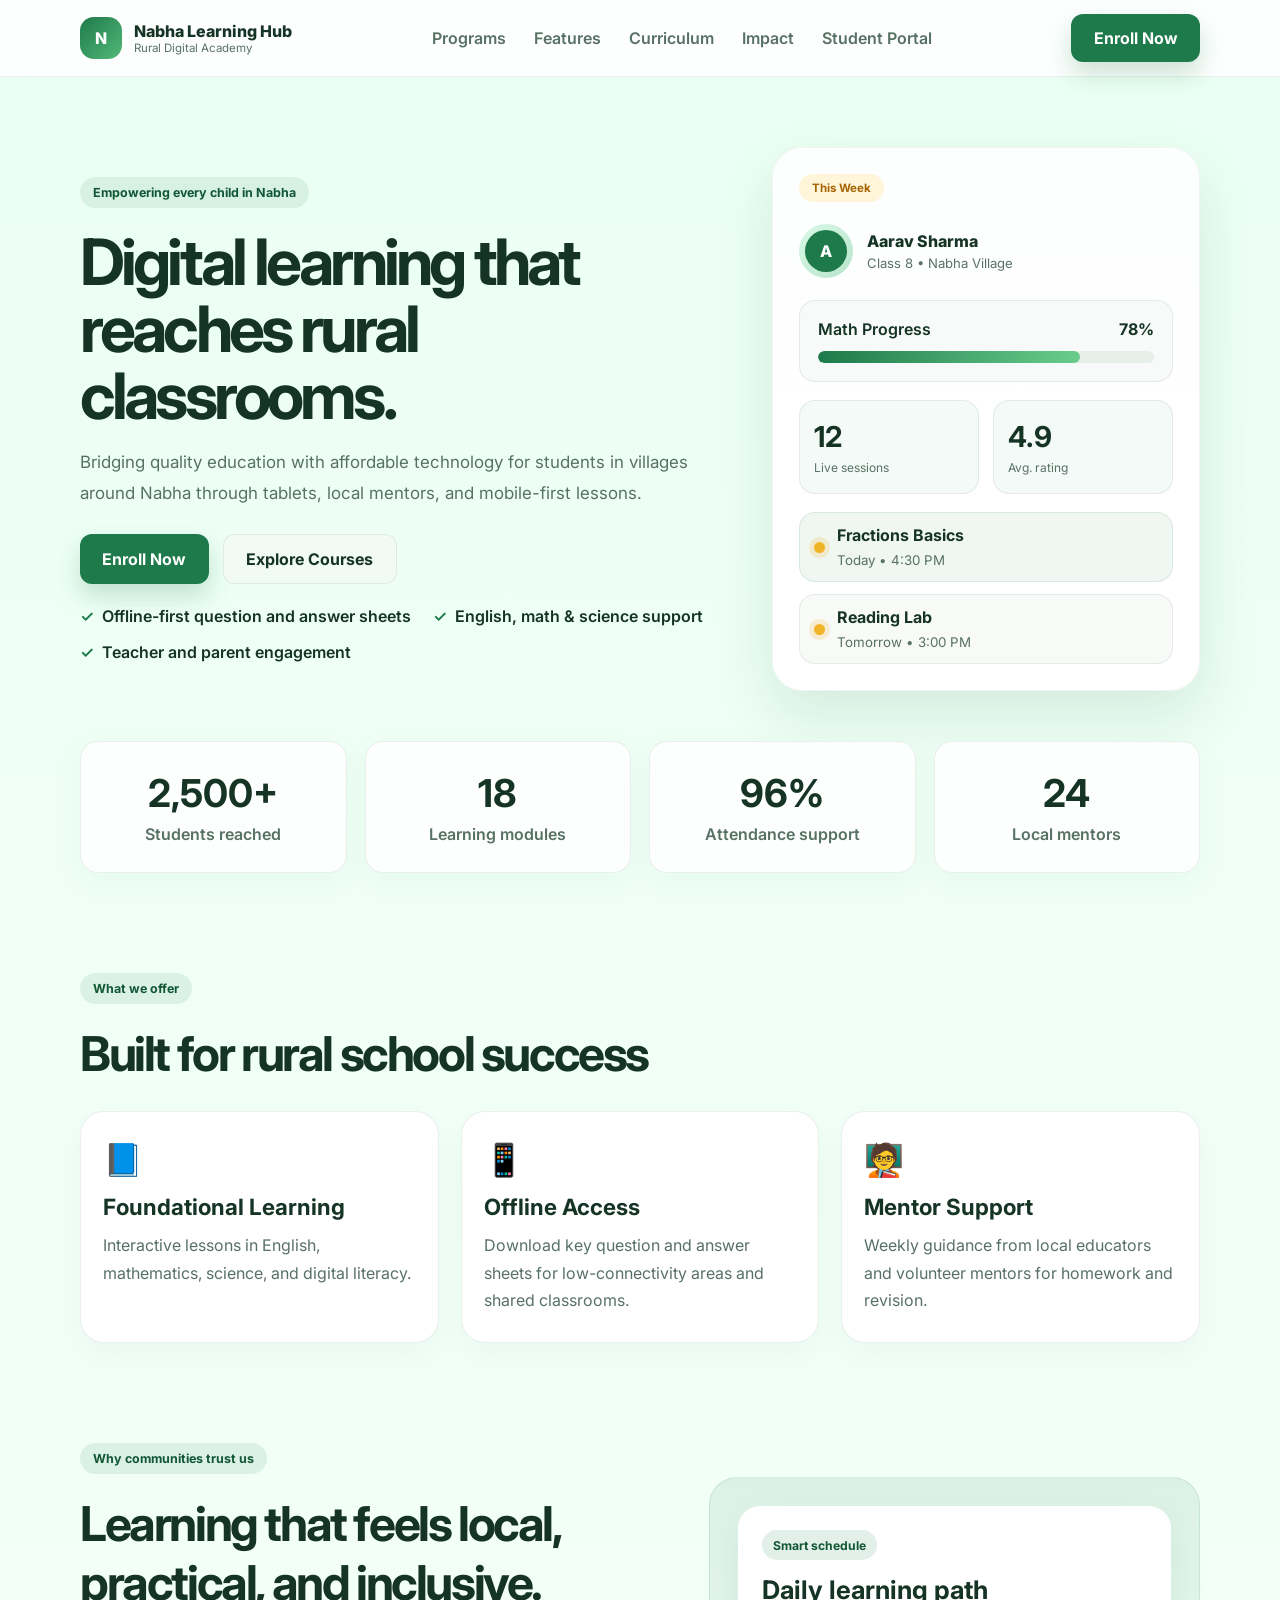
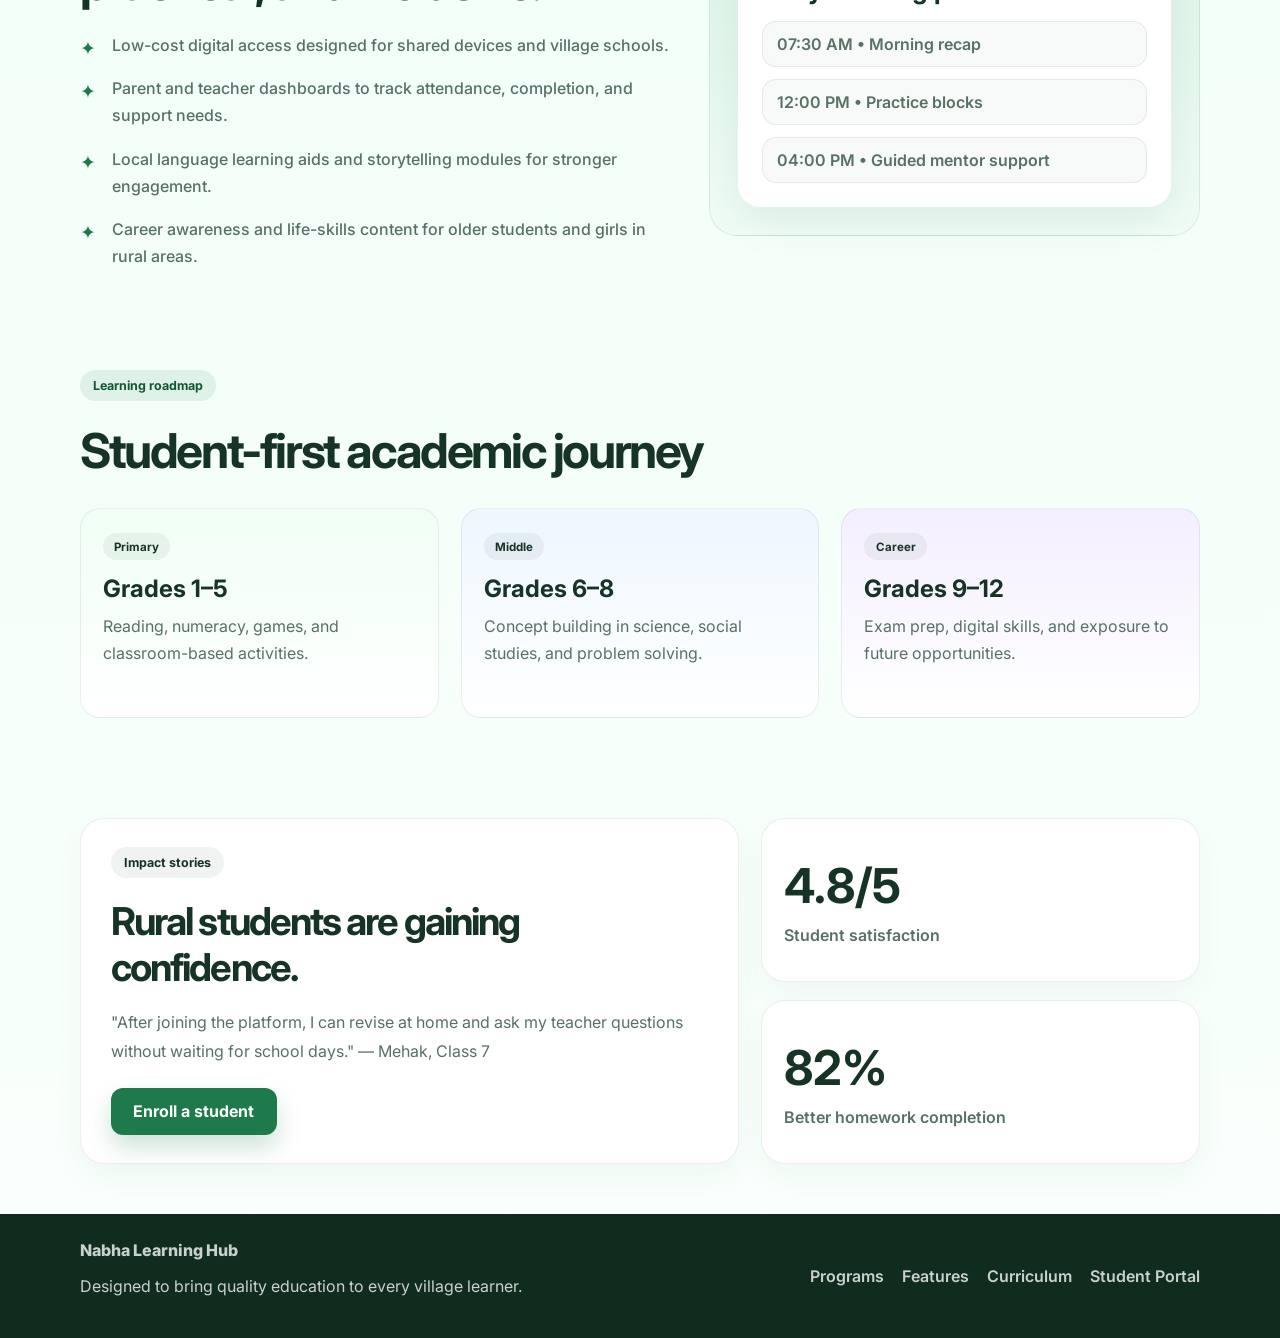
<file: index.html>
<!DOCTYPE html>
<html lang="en">
  <head>
    <meta charset="UTF-8" />
    <meta name="viewport" content="width=device-width, initial-scale=1.0" />
    <title>Nabha Learning Hub</title>
    <meta http-equiv="refresh" content="0; url=university_portal/index.html" />
    <link rel="canonical" href="university_portal/index.html" />
  </head>
  <body>
    <p>Taking you to the <a href="university_portal/index.html">Nabha Learning Hub</a>…</p>
    <script>
      window.location.replace('university_portal/index.html');
    </script>
  </body>
</html>
</file>
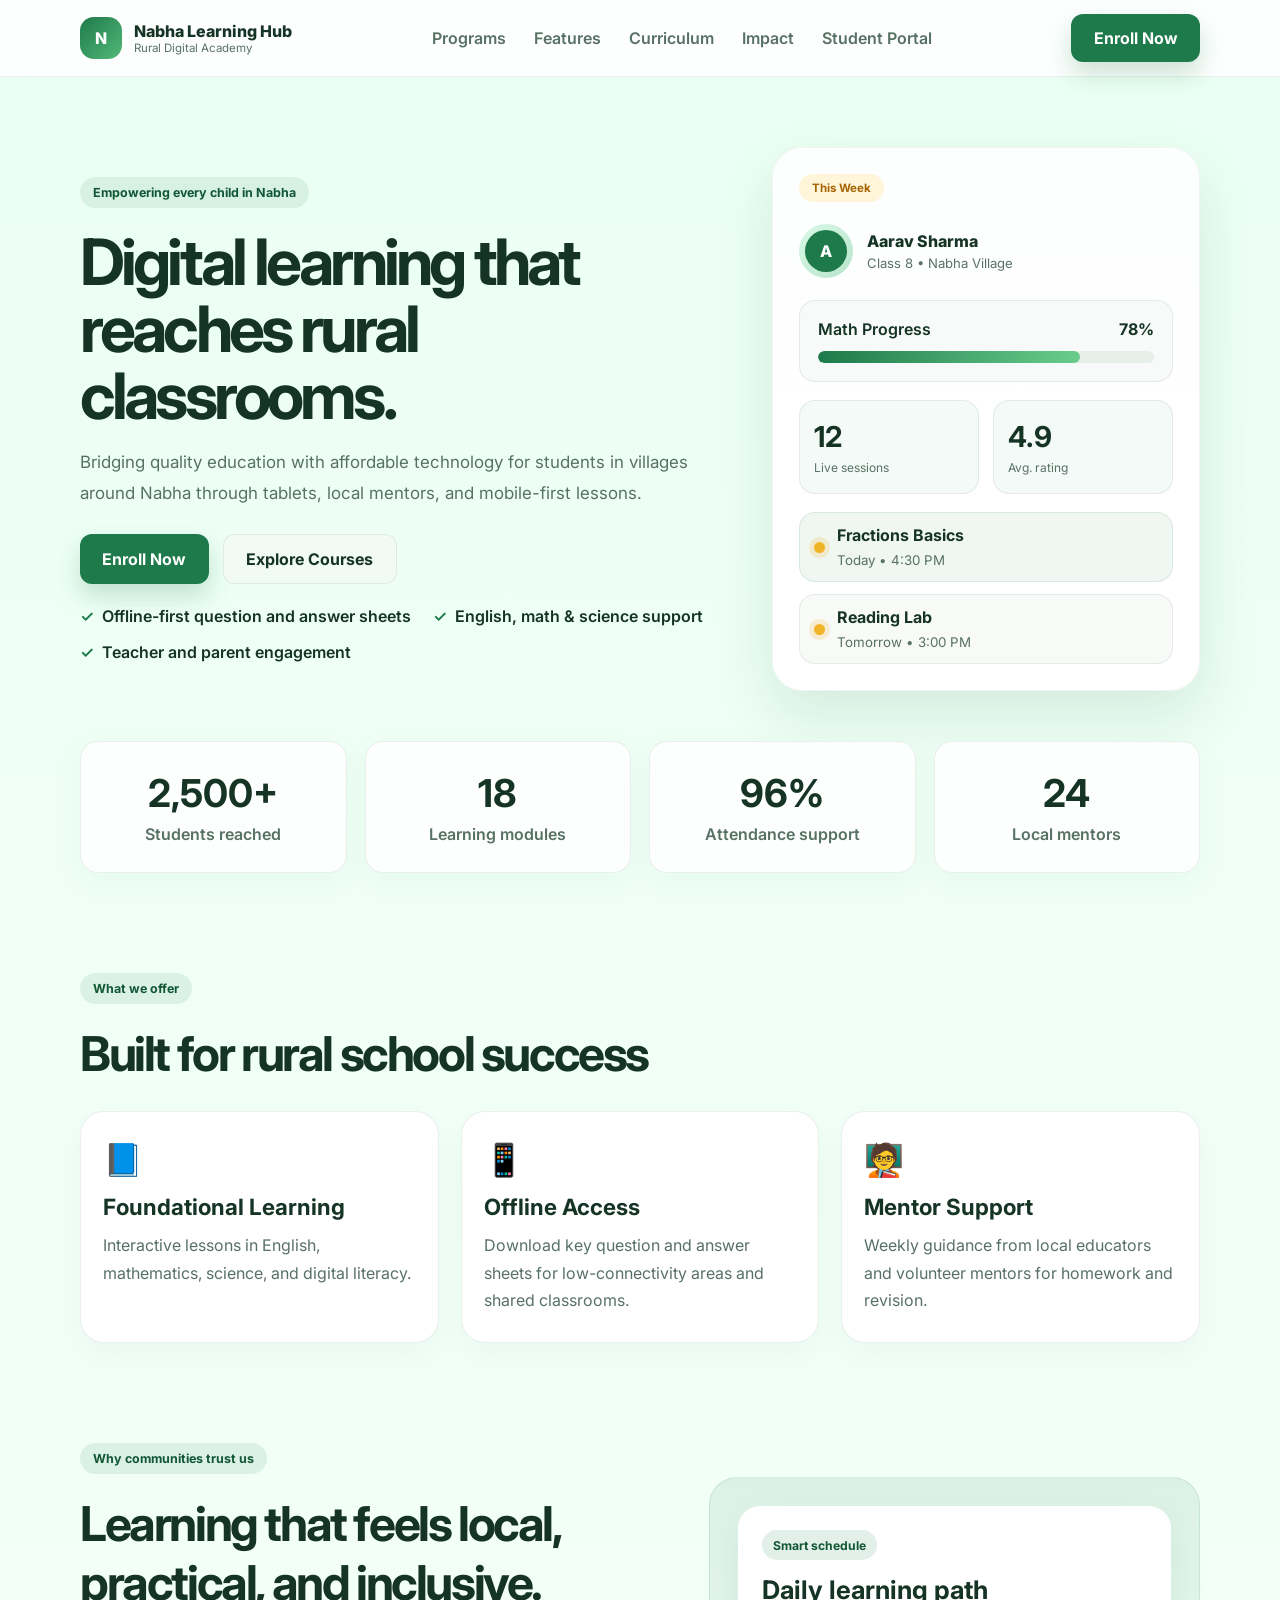
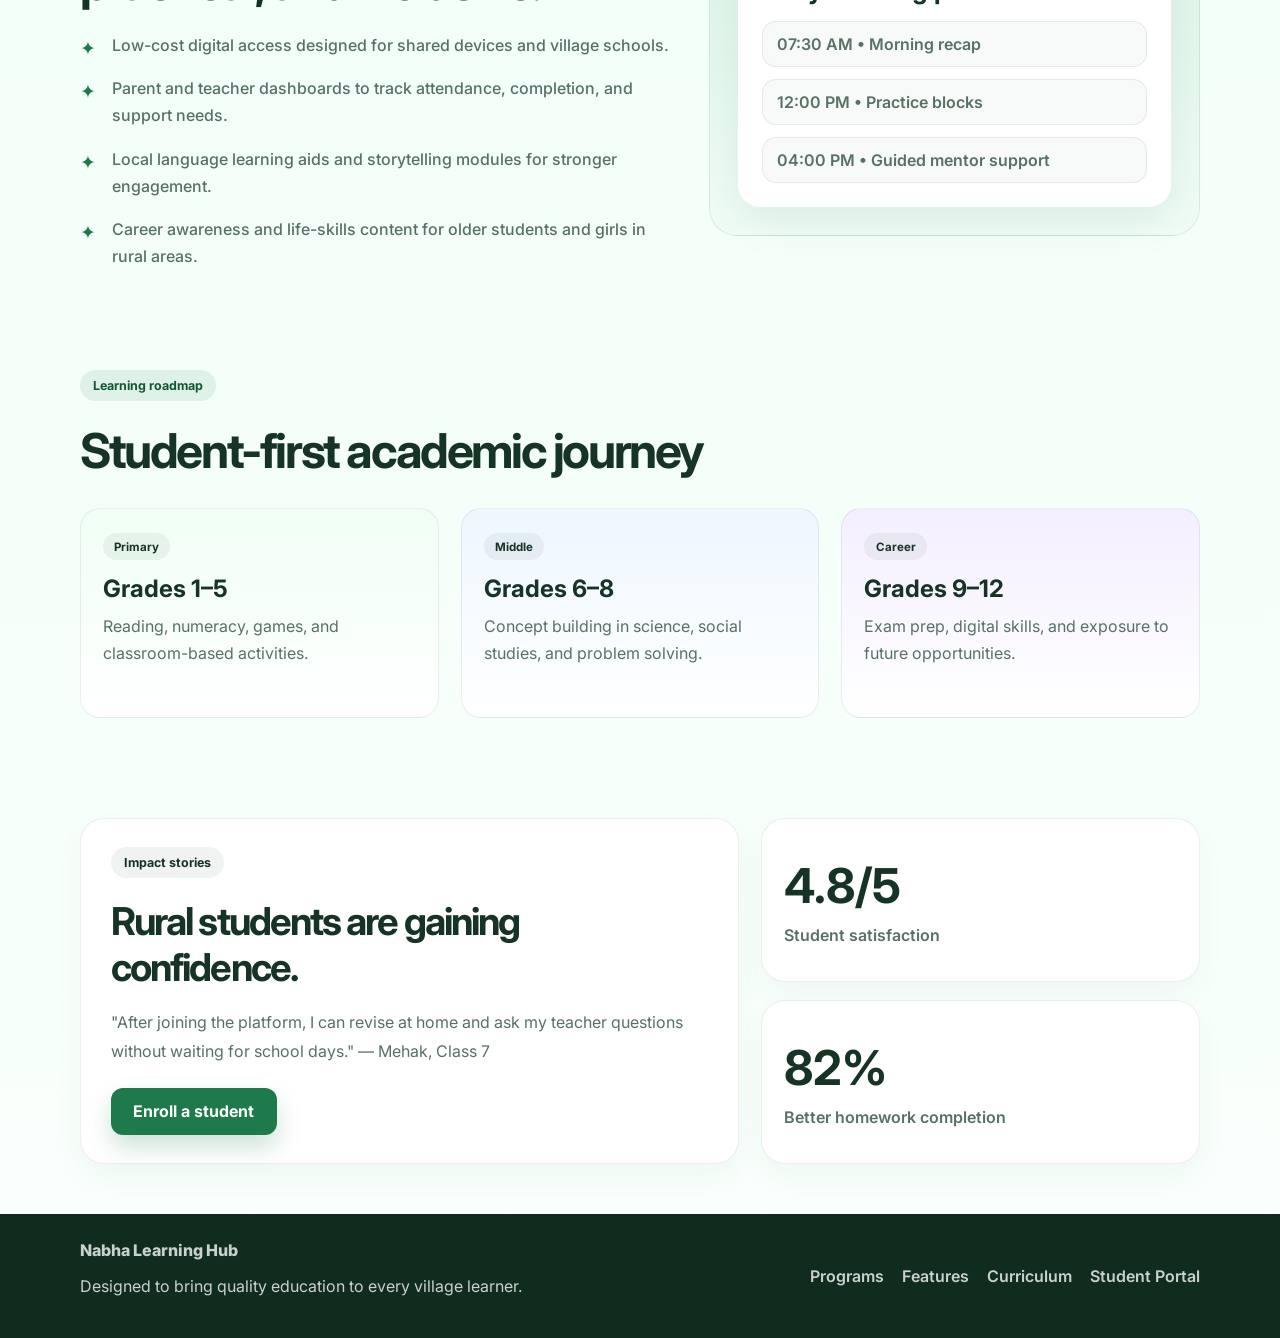
<file: university_portal/index.html>
<!DOCTYPE html>
<html lang="en">
  <head>
    <meta charset="UTF-8" />
    <meta name="viewport" content="width=device-width, initial-scale=1.0" />
    <title>Nabha Rural Learning Hub</title>
    <meta
      name="description"
      content="Digital learning platform for rural school students in Nabha, Punjab. Access quality lessons, key question and answer packs, and mentoring support."
    />
    <link rel="preconnect" href="https://fonts.googleapis.com" />
    <link rel="preconnect" href="https://fonts.gstatic.com" crossorigin />
    <link
      href="https://fonts.googleapis.com/css2?family=Inter:wght@400;500;600;700;800&display=swap"
      rel="stylesheet"
    />
    <link rel="stylesheet" href="styles.css?v=5" />
  </head>
  <body>
    <header class="site-header">
      <div class="container nav-wrap">
        <div class="brand-box">
          <div class="brand-icon">N</div>
          <div>
            <div class="brand-name">Nabha Learning Hub</div>
            <div class="brand-tag">Rural Digital Academy</div>
          </div>
        </div>
        <nav class="main-nav" aria-label="Main navigation">
          <a href="#programs">Programs</a>
          <a href="#features">Features</a>
          <a href="#curriculum">Curriculum</a>
          <a href="#impact">Impact</a>
          <a href="../web/index.html">Student Portal</a>
        </nav>
        <button class="nav-cta enroll-trigger" type="button">Enroll Now</button>
      </div>
    </header>

    <main>
      <section class="hero">
        <div class="container hero-grid">
          <div class="hero-copy">
            <span class="eyebrow">Empowering every child in Nabha</span>
            <h1>Digital learning that reaches rural classrooms.</h1>
            <p>
              Bridging quality education with affordable technology for students in
              villages around Nabha through tablets, local mentors, and mobile-first
              lessons.
            </p>
            <div class="hero-actions">
              <button class="primary-btn enroll-trigger" type="button">Enroll Now</button>
              <button class="secondary-btn" type="button" data-scroll-to="#curriculum">
                Explore Courses
              </button>
            </div>
            <ul class="hero-points">
              <li>Offline-first question and answer sheets</li>
              <li>English, math & science support</li>
              <li>Teacher and parent engagement</li>
            </ul>
          </div>

          <div class="hero-card">
            <div class="card-badge">This Week</div>
            <div class="student-panel">
              <div class="avatar-ring">
                <div class="avatar">A</div>
              </div>
              <div>
                <div class="student-name">Aarav Sharma</div>
                <div class="student-meta">Class 8 • Nabha Village</div>
              </div>
            </div>
            <div class="progress-box">
              <div class="progress-row">
                <span>Math Progress</span>
                <strong>78%</strong>
              </div>
              <div class="progress-bar">
                <span style="width: 78%"></span>
              </div>
            </div>
            <div class="mini-grid">
              <div class="mini-stat">
                <strong>12</strong>
                <span>Live sessions</span>
              </div>
              <div class="mini-stat">
                <strong>4.9</strong>
                <span>Avg. rating</span>
              </div>
            </div>
            <div class="lesson-list">
              <div class="lesson-item active">
                <span class="dot"></span>
                <div>
                  <strong>Fractions Basics</strong>
                  <small>Today • 4:30 PM</small>
                </div>
              </div>
              <div class="lesson-item">
                <span class="dot"></span>
                <div>
                  <strong>Reading Lab</strong>
                  <small>Tomorrow • 3:00 PM</small>
                </div>
              </div>
            </div>
          </div>
        </div>
      </section>

      <section class="stats">
        <div class="container stat-grid">
          <div class="stat-item">
            <strong>2,500+</strong>
            <span>Students reached</span>
          </div>
          <div class="stat-item">
            <strong>18</strong>
            <span>Learning modules</span>
          </div>
          <div class="stat-item">
            <strong>96%</strong>
            <span>Attendance support</span>
          </div>
          <div class="stat-item">
            <strong>24</strong>
            <span>Local mentors</span>
          </div>
        </div>
      </section>

      <section class="programs" id="programs">
        <div class="container">
          <div class="section-heading">
            <span class="eyebrow">What we offer</span>
            <h2>Built for rural school success</h2>
          </div>

          <div class="card-grid">
            <article class="info-card">
              <div class="card-icon">📘</div>
              <h3>Foundational Learning</h3>
              <p>Interactive lessons in English, mathematics, science, and digital literacy.</p>
            </article>
            <article class="info-card">
              <div class="card-icon">📱</div>
              <h3>Offline Access</h3>
              <p>Download key question and answer sheets for low-connectivity areas and shared classrooms.</p>
            </article>
            <article class="info-card">
              <div class="card-icon">🧑‍🏫</div>
              <h3>Mentor Support</h3>
              <p>Weekly guidance from local educators and volunteer mentors for homework and revision.</p>
            </article>
          </div>
        </div>
      </section>

      <section class="features" id="features">
        <div class="container two-col">
          <div>
            <span class="eyebrow">Why communities trust us</span>
            <h2>Learning that feels local, practical, and inclusive.</h2>
            <ul class="check-list">
              <li>Low-cost digital access designed for shared devices and village schools.</li>
              <li>Parent and teacher dashboards to track attendance, completion, and support needs.</li>
              <li>Local language learning aids and storytelling modules for stronger engagement.</li>
              <li>Career awareness and life-skills content for older students and girls in rural areas.</li>
            </ul>
          </div>

          <div class="feature-panel">
            <div class="feature-box">
              <span class="mini-label">Smart schedule</span>
              <h3>Daily learning path</h3>
              <div class="timeline">
                <div>07:30 AM • Morning recap</div>
                <div>12:00 PM • Practice blocks</div>
                <div>04:00 PM • Guided mentor support</div>
              </div>
            </div>
          </div>
        </div>
      </section>

      <section class="curriculum" id="curriculum">
        <div class="container">
          <div class="section-heading">
            <span class="eyebrow">Learning roadmap</span>
            <h2>Student-first academic journey</h2>
          </div>

          <div class="curriculum-grid">
            <div class="curriculum-card accent-green">
              <span class="tag">Primary</span>
              <h3>Grades 1–5</h3>
              <p>Reading, numeracy, games, and classroom-based activities.</p>
            </div>
            <div class="curriculum-card accent-blue">
              <span class="tag">Middle</span>
              <h3>Grades 6–8</h3>
              <p>Concept building in science, social studies, and problem solving.</p>
            </div>
            <div class="curriculum-card accent-purple">
              <span class="tag">Career</span>
              <h3>Grades 9–12</h3>
              <p>Exam prep, digital skills, and exposure to future opportunities.</p>
            </div>
          </div>
        </div>
      </section>

      <section class="impact" id="impact">
        <div class="container impact-grid">
          <div class="impact-card">
            <span class="eyebrow dark">Impact stories</span>
            <h2>Rural students are gaining confidence.</h2>
            <p>
              "After joining the platform, I can revise at home and ask my teacher questions
              without waiting for school days." — Mehak, Class 7
            </p>
            <button class="primary-btn enroll-trigger" type="button">Enroll a student</button>
          </div>

          <div class="impact-stats">
            <div>
              <strong>4.8/5</strong>
              <span>Student satisfaction</span>
            </div>
            <div>
              <strong>82%</strong>
              <span>Better homework completion</span>
            </div>
          </div>
        </div>
      </section>
    </main>

    <footer class="site-footer">
      <div class="container footer-wrap">
        <div>
          <div class="brand-name">Nabha Learning Hub</div>
          <p>Designed to bring quality education to every village learner.</p>
        </div>
        <div class="footer-links">
          <a href="#programs">Programs</a>
          <a href="#features">Features</a>
          <a href="#curriculum">Curriculum</a>
          <a href="../web/index.html">Student Portal</a>
        </div>
      </div>
    </footer>

    <dialog class="enroll-modal" id="enrollModal" aria-labelledby="enrollTitle">
      <form class="modal-shell" id="enrollForm" novalidate>
        <button class="modal-close" type="button" data-close-modal aria-label="Close enrollment">
          &times;
        </button>

        <div class="modal-head">
          <span class="eyebrow">Student enrollment</span>
          <h2 id="enrollTitle">Register a student</h2>
          <p class="modal-sub">
            Two short steps. A local mentor calls to confirm the question pack and a
            tablet slot.
          </p>
        </div>

        <ol class="step-list">
          <li class="step-item is-active" data-step-dot="1"><span>1</span>Student details</li>
          <li class="step-item" data-step-dot="2"><span>2</span>Learning plan</li>
          <li class="step-item" data-step-dot="3"><span>3</span>Confirmed</li>
        </ol>

        <section class="step-panel is-active" data-step-panel="1">
          <div class="field">
            <label for="fullName">Student full name</label>
            <input
              id="fullName"
              name="fullName"
              type="text"
              autocomplete="name"
              placeholder="e.g. Aarav Sharma"
            />
            <p class="field-error" data-error="fullName"></p>
          </div>

          <div class="field-row">
            <div class="field">
              <label for="grade">Current class</label>
              <select id="grade" name="grade">
                <option value="">Select class</option>
                <option value="1">Class 1</option>
                <option value="2">Class 2</option>
                <option value="3">Class 3</option>
                <option value="4">Class 4</option>
                <option value="5">Class 5</option>
                <option value="6">Class 6</option>
                <option value="7">Class 7</option>
                <option value="8">Class 8</option>
                <option value="9">Class 9</option>
                <option value="10">Class 10</option>
                <option value="11">Class 11</option>
                <option value="12">Class 12</option>
              </select>
              <p class="field-error" data-error="grade"></p>
            </div>

            <div class="field">
              <label for="village">Village / town</label>
              <input id="village" name="village" type="text" placeholder="e.g. Nabha Kalan" />
              <p class="field-error" data-error="village"></p>
            </div>
          </div>

          <div class="field-row">
            <div class="field">
              <label for="mobile">Student mobile number</label>
              <input
                id="mobile"
                name="mobile"
                type="tel"
                inputmode="numeric"
                maxlength="10"
                placeholder="10-digit number"
              />
              <p class="field-error" data-error="mobile"></p>
            </div>

            <div class="field">
              <label for="guardian">Parent / guardian name</label>
              <input
                id="guardian"
                name="guardian"
                type="text"
                placeholder="e.g. Ramesh Sharma"
              />
              <p class="field-error" data-error="guardian"></p>
            </div>
          </div>
        </section>

        <section class="step-panel" data-step-panel="2">
          <fieldset class="field">
            <legend>Learning track</legend>
            <div class="track-grid">
              <label class="track-card">
                <input type="radio" name="track" value="primary" />
                <strong>Primary</strong>
                <span>Grades 1-5 · reading and numeracy</span>
              </label>
              <label class="track-card">
                <input type="radio" name="track" value="middle" />
                <strong>Middle</strong>
                <span>Grades 6-8 · science and problem solving</span>
              </label>
              <label class="track-card">
                <input type="radio" name="track" value="career" />
                <strong>Career</strong>
                <span>Grades 9-12 · exam prep and digital skills</span>
              </label>
            </div>
            <p class="field-error" data-error="track"></p>
          </fieldset>

          <div class="field-row">
            <div class="field">
              <label for="device">Device access</label>
              <select id="device" name="device">
                <option value="">Select option</option>
                <option>Own tablet</option>
                <option>Shared village tablet</option>
                <option>School computer</option>
                <option>Need to borrow a device</option>
              </select>
              <p class="field-error" data-error="device"></p>
            </div>

            <div class="field">
              <label for="language">Preferred language</label>
              <select id="language" name="language">
                <option value="">Select language</option>
                <option>Punjabi</option>
                <option>Hindi</option>
                <option>English</option>
                <option>Punjabi + Hindi</option>
              </select>
              <p class="field-error" data-error="language"></p>
            </div>
          </div>

          <div class="field">
            <label for="slot">Preferred mentor session</label>
            <select id="slot" name="slot">
              <option>Morning (7:30 - 10:00)</option>
              <option>Afternoon (12:00 - 3:00)</option>
              <option>Evening (4:00 - 7:00)</option>
            </select>
          </div>

          <label class="consent">
            <input type="checkbox" name="consent" />
            <span>Parent or guardian has consented to the student joining the programme.</span>
          </label>
          <p class="field-error" data-error="consent"></p>
        </section>

        <section class="step-panel" data-step-panel="3">
          <div class="done">
            <div class="done-mark">&#10003;</div>
            <h3>Enrollment recorded</h3>
            <p class="done-line" id="doneLine"></p>
            <div class="done-meta" id="doneMeta"></div>
            <p class="done-note">
              Keep the application ID. Question and answer packs are handed out at the village
              mentor centre, and a confirmation call goes out within two working days.
            </p>
          </div>
        </section>

        <div class="modal-actions">
          <button class="secondary-btn" type="button" id="enrollCancel" data-close-modal>
            Cancel
          </button>
          <button class="secondary-btn" type="button" id="enrollBack" hidden>Back</button>
          <button class="primary-btn" type="button" id="enrollNext">Continue</button>
          <button class="primary-btn" type="button" id="enrollSubmit" hidden>
            Submit enrollment
          </button>
          <button class="secondary-btn" type="button" id="enrollAgain" hidden>
            Register another
          </button>
        </div>
      </form>
    </dialog>

    <script src="script.js?v=5"></script>
  </body>
</html>
</file>
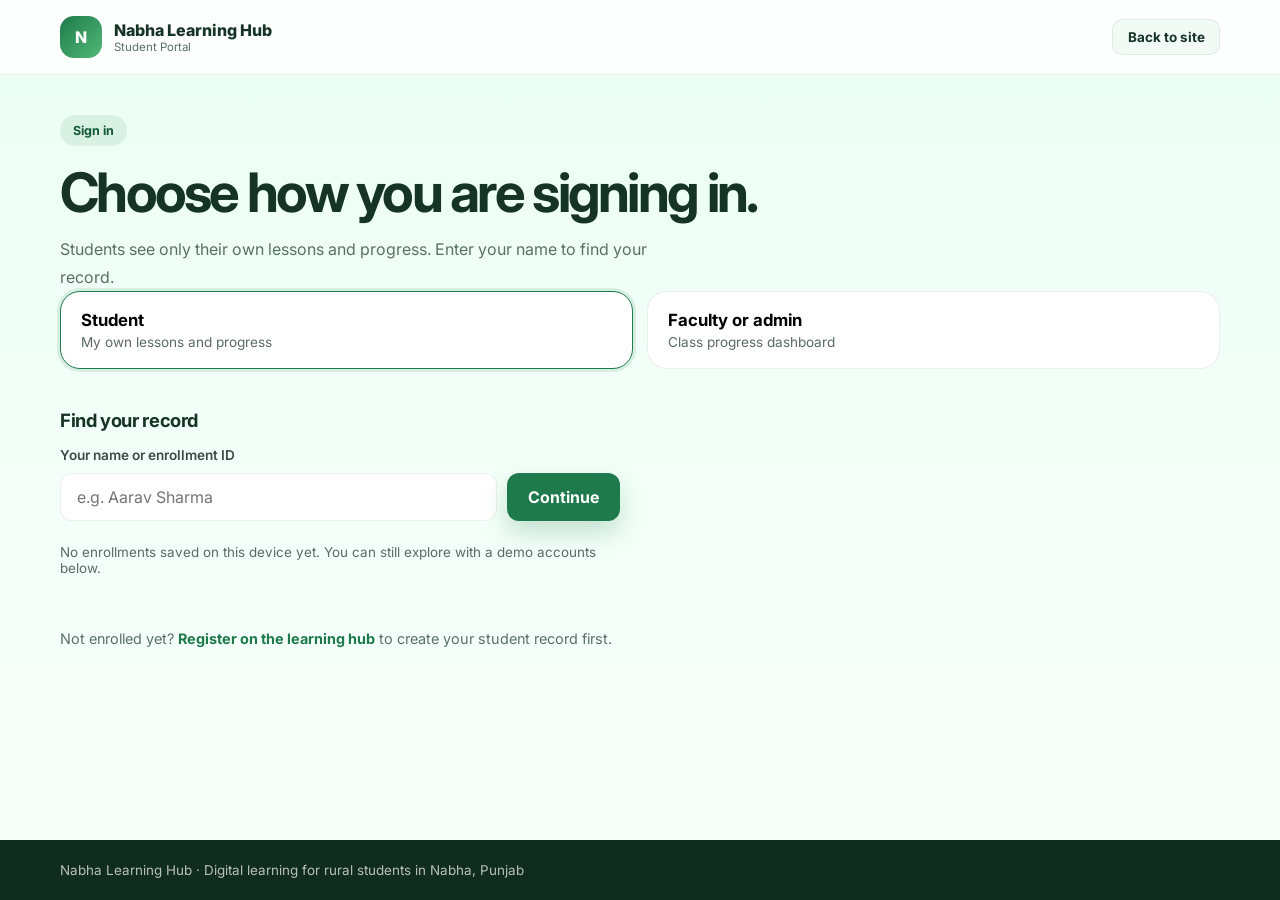
<file: web/index.html>
<!DOCTYPE html>
<html lang="en">
  <head>
    <meta charset="UTF-8" />
    <meta name="viewport" content="width=device-width, initial-scale=1.0" />
    <title>Student Portal | Nabha Learning Hub</title>
    <meta
      name="description"
      content="Lesson videos, progress tracking, faculty assignments with uploads, and key question and answer sheets for students enrolled at the Nabha Learning Hub."
    />
    <link rel="preconnect" href="https://fonts.googleapis.com" />
    <link rel="preconnect" href="https://fonts.gstatic.com" crossorigin />
    <link
      href="https://fonts.googleapis.com/css2?family=Inter:wght@400;500;600;700;800&display=swap"
      rel="stylesheet"
    />
    <link rel="stylesheet" href="styles.css?v=2" />
  </head>
  <body>
    <header class="portal-header">
      <div class="wrap header-row">
        <a class="brand" href="../university_portal/index.html">
          <span class="brand-icon">N</span>
          <span>
            <span class="brand-name">Nabha Learning Hub</span>
            <span class="brand-tag">Student Portal</span>
          </span>
        </a>

        <div class="header-right">
          <div class="who" id="who" hidden>
            <span class="who-name" id="whoName"></span>
            <span class="who-meta" id="whoMeta"></span>
          </div>
          <button class="ghost-btn" type="button" id="signOut" hidden>Sign out</button>
          <a class="ghost-btn" href="../university_portal/index.html">Back to site</a>
        </div>
      </div>
    </header>

    <main class="wrap">
      <section class="signin" id="signinView">
        <div class="signin-head">
          <span class="eyebrow">Sign in</span>
          <h1>Choose how you are signing in.</h1>
          <p id="signinBlurb">
            Students see only their own lessons and progress. Faculty and administrators see the
            progress of every student on their track.
          </p>
        </div>

        <div class="role-switch" id="roleSwitch" role="tablist" aria-label="Choose a role">
          <button class="role-tab is-active" type="button" id="roleStudent" role="tab" aria-selected="true">
            <strong>Student</strong>
            <span>My own lessons and progress</span>
          </button>
          <button class="role-tab" type="button" id="roleStaff" role="tab" aria-selected="false">
            <strong>Faculty or admin</strong>
            <span>Class progress dashboard</span>
          </button>
        </div>

        <div id="studentSignin">
          <div class="signin-group">
            <h2>Find your record</h2>
            <form class="lookup" id="lookupForm" autocomplete="off">
              <label class="lookup-label" for="lookupInput">Your name or enrollment ID</label>
              <div class="lookup-row">
                <input
                  class="lookup-input"
                  id="lookupInput"
                  type="text"
                  placeholder="e.g. Aarav Sharma"
                  maxlength="60"
                />
                <button class="primary-btn" type="submit" id="lookupSubmit">Continue</button>
              </div>
              <p class="lookup-error" id="lookupError" hidden></p>
              <p class="lookup-hint" id="lookupHint"></p>
            </form>
            <div class="signin-cards" id="matchList"></div>
          </div>
        </div>

        <div id="staffSignin" hidden>
          <div class="signin-group">
            <h2>Staff sign in</h2>
            <form class="lookup" id="staffForm" autocomplete="off">
              <div class="lookup-row">
                <input
                  class="lookup-input"
                  id="staffPasscode"
                  type="password"
                  placeholder="Passcode"
                  maxlength="60"
                />
                <button class="primary-btn" type="submit" id="staffSubmit">Sign in</button>
              </div>
              <p class="lookup-error" id="staffError" hidden></p>
            </form>
            <p class="lookup-hint" id="staffHint"></p>
          </div>
        </div>

        <p class="signin-foot">
          Not enrolled yet?
          <a href="../university_portal/index.html">Register on the learning hub</a> to create your
          student record first.
        </p>
      </section>

      <section id="staffView" hidden>
        <div class="overview">
          <div class="overview-main">
            <span class="eyebrow" id="staffBadge">Class dashboard</span>
            <h1 id="staffGreeting">Progress overview</h1>
            <p id="staffNote"></p>
          </div>
          <div class="progress-card">
            <div class="ring" id="staffRing">
              <span id="staffRingValue">0%</span>
            </div>
            <div class="progress-meta">
              <strong id="staffDoneCount">0 of 0</strong>
              <span>lessons completed by all students</span>
            </div>
          </div>
        </div>

        <div class="stat-row" id="staffStats"></div>

        <div class="toolbar">
          <div class="chips" id="staffChips" role="tablist" aria-label="Filter students by class"></div>
          <div class="toolbar-right">
            <label class="toggle">
              <input type="checkbox" id="staffHideDone" />
              <span>Hide students at 100%</span>
            </label>
          </div>
        </div>

        <div class="subject-summary" id="subjectSummary"></div>

        <div class="subject-summary" id="submissionSummary"></div>

        <div class="table-scroll">
          <table class="progress-table">
            <thead>
              <tr>
                <th scope="col">Student</th>
                <th scope="col">Class</th>
                <th scope="col">Village</th>
                <th scope="col">Progress</th>
                <th scope="col">Subjects</th>
                <th scope="col">Last active</th>
              </tr>
            </thead>
            <tbody id="staffRows"></tbody>
          </table>
        </div>
        <p class="empty" id="staffEmpty" hidden>
          No students match this filter.
        </p>

        <div class="table-scroll">
          <table class="progress-table">
            <thead>
              <tr>
                <th scope="col">Student</th>
                <th scope="col">Assignment</th>
                <th scope="col">File</th>
                <th scope="col">Size</th>
                <th scope="col">Uploaded</th>
                <th scope="col">Work</th>
              </tr>
            </thead>
            <tbody id="submissionRows"></tbody>
          </table>
        </div>
        <p class="empty" id="submissionEmpty" hidden>
          No work has been uploaded yet. It appears here as soon as a student submits.
        </p>

        <p class="access-note" id="accessNote"></p>
      </section>

      <section id="portalView" hidden>
        <div class="overview">
          <div class="overview-main">
            <span class="eyebrow" id="trackBadge">Track</span>
            <h1 id="greeting">Welcome back</h1>
            <p id="greetingNote"></p>
          </div>
          <div class="progress-card">
            <div class="ring" id="ring">
              <span id="ringValue">0%</span>
            </div>
            <div class="progress-meta">
              <strong id="doneCount">0 of 0</strong>
              <span>lessons completed</span>
            </div>
          </div>
        </div>

        <div class="stat-row" id="statRow"></div>

        <div class="toolbar">
          <div class="chips" id="subjectChips" role="tablist" aria-label="Filter by subject"></div>
          <div class="toolbar-right">
            <label class="toggle">
              <input type="checkbox" id="hideDone" />
              <span>Hide completed</span>
            </label>
          </div>
        </div>

        <div class="work-zone">
          <div>
            <h2>Assignments from your faculty</h2>
            <p>
              Upload the work your teacher set for this track. Take a photo of your notebook page,
              or save your file as a PDF, then choose it below. Only your teacher sees what you
              upload.
            </p>
          </div>
          <div class="work-list" id="workList"></div>
          <p class="empty" id="workEmpty" hidden>
            No work has been set for your track yet.
          </p>
        </div>

        <div class="lesson-grid" id="lessonGrid"></div>
        <p class="empty" id="emptyState" hidden>
          Nothing matches this filter. Clear the filter to see every module.
        </p>

        <div class="offline">
          <div>
            <h2>Key questions and answers</h2>
            <p>
              A short revision sheet for your track: the main question from every lesson with its
              answer, instead of the whole course. Download it once and read it with no connection,
              or hand it out on the shared tablet at the village mentor centre.
            </p>
          </div>
          <div class="pack-list" id="packList"></div>
          <div class="qa-panel" id="qaPanel" hidden></div>
        </div>
      </section>
    </main>

    <dialog class="lesson-modal" id="lessonModal" aria-labelledby="lessonTitle">
      <article class="lesson-shell">
        <button class="modal-close" type="button" id="closeLesson" aria-label="Close lesson">
          &times;
        </button>

        <span class="pill" id="lessonMeta"></span>
        <h2 id="lessonTitle"></h2>
        <p class="lesson-summary" id="lessonSummary"></p>

        <div class="lesson-video" id="lessonVideo"></div>

        <div class="lesson-body" id="lessonBody"></div>

        <div class="lesson-actions">
          <button class="secondary-btn" type="button" id="markOpen">Mark as not done</button>
          <button class="primary-btn" type="button" id="markDone">Mark complete</button>
        </div>
      </article>
    </dialog>

    <footer class="portal-footer">
      <div class="wrap">
        <span>Nabha Learning Hub · Digital learning for rural students in Nabha, Punjab</span>
      </div>
    </footer>

    <script src="data/lessons.js?v=2"></script>
    <script src="data/media.js?v=1"></script>
    <script src="data/assignments.js?v=1"></script>
    <script src="data/staff.js?v=1"></script>
    <script src="data/access-note.js?v=1"></script>
    <script src="data/store.js?v=2"></script>
    <script src="app.js?v=4"></script>
  </body>
</html>
</file>
<file: university_portal/styles.css>
:root {
  --bg: #f4fbf7;
  --surface: #ffffff;
  --primary: #1e7a4a;
  --primary-dark: #115734;
  --accent: #f0b429;
  --ink: #163426;
  --muted: #587165;
  --border: rgba(22, 52, 38, 0.08);
  --shadow: 0 24px 60px rgba(17, 87, 52, 0.12);
}

* {
  box-sizing: border-box;
}

html {
  scroll-behavior: smooth;
}

body {
  margin: 0;
  font-family: "Inter", sans-serif;
  background: linear-gradient(180deg, #ebfff4 0%, #f9fffc 100%);
  color: var(--ink);
}

a {
  text-decoration: none;
  color: inherit;
}

button {
  font: inherit;
  border: none;
  cursor: pointer;
}

.container {
  width: min(1120px, calc(100% - 32px));
  margin: 0 auto;
}

.site-header {
  position: sticky;
  top: 0;
  background: rgba(255, 255, 255, 0.85);
  backdrop-filter: blur(10px);
  border-bottom: 1px solid var(--border);
  z-index: 20;
}

.nav-wrap {
  display: flex;
  align-items: center;
  justify-content: space-between;
  min-height: 76px;
  gap: 24px;
}

.brand-box {
  display: flex;
  align-items: center;
  gap: 12px;
}

.brand-icon {
  width: 42px;
  height: 42px;
  border-radius: 14px;
  background: linear-gradient(135deg, var(--primary), #53b978);
  display: grid;
  place-items: center;
  color: white;
  font-weight: 800;
}

.brand-name {
  font-weight: 800;
}

.brand-tag {
  font-size: 0.72rem;
  color: var(--muted);
}

.main-nav {
  display: flex;
  align-items: center;
  gap: 28px;
  color: var(--muted);
  font-weight: 600;
}

.nav-cta,
.primary-btn {
  background: var(--primary);
  color: #fff;
  border-radius: 12px;
  padding: 0.85rem 1.4rem;
  font-weight: 700;
  box-shadow: 0 12px 25px rgba(30, 122, 74, 0.22);
}

.secondary-btn {
  background: #f2faf5;
  color: var(--ink);
  border: 1px solid rgba(22, 52, 38, 0.08);
  border-radius: 12px;
  padding: 0.85rem 1.4rem;
  font-weight: 700;
}

.hero {
  padding: 70px 0 40px;
}

.hero-grid {
  display: grid;
  grid-template-columns: 1.2fr 0.8fr;
  gap: 50px;
  align-items: center;
}

.eyebrow {
  display: inline-flex;
  padding: 0.5rem 0.8rem;
  background: rgba(30, 122, 74, 0.1);
  color: var(--primary-dark);
  border-radius: 999px;
  font-weight: 700;
  font-size: 0.78rem;
  margin-bottom: 20px;
}

.hero-copy h1 {
  margin: 0;
  font-size: clamp(2.6rem, 5vw, 5rem);
  line-height: 1.05;
  letter-spacing: -0.06em;
}

.hero-copy p {
  color: var(--muted);
  font-size: 1.06rem;
  line-height: 1.8;
  max-width: 620px;
  margin: 18px 0 26px;
}

.hero-actions {
  display: flex;
  flex-wrap: wrap;
  gap: 14px;
  margin-bottom: 22px;
}

.hero-points {
  list-style: none;
  display: flex;
  flex-wrap: wrap;
  gap: 16px 22px;
  padding: 0;
  margin: 0;
  color: var(--ink);
  font-weight: 600;
}

.hero-points li::before {
  content: "✓";
  color: var(--primary);
  margin-right: 8px;
}

.hero-card {
  background: rgba(255, 255, 255, 0.9);
  border: 1px solid rgba(17, 87, 52, 0.06);
  border-radius: 30px;
  box-shadow: var(--shadow);
  padding: 26px;
}

.card-badge {
  display: inline-block;
  background: #fff6da;
  color: #a56400;
  border-radius: 999px;
  padding: 0.45rem 0.8rem;
  font-size: 0.72rem;
  font-weight: 700;
}

.student-panel {
  display: flex;
  align-items: center;
  gap: 14px;
  margin-top: 22px;
}

.avatar-ring {
  width: 54px;
  height: 54px;
  border-radius: 50%;
  background: linear-gradient(135deg, #d8f9e8, #b8e4ca);
  display: grid;
  place-items: center;
}

.avatar {
  width: 42px;
  height: 42px;
  border-radius: 50%;
  background: var(--primary);
  color: white;
  display: grid;
  place-items: center;
  font-weight: 800;
}

.student-name {
  font-weight: 800;
  margin-bottom: 4px;
}

.student-meta {
  color: var(--muted);
  font-size: 0.82rem;
}

.progress-box {
  margin-top: 22px;
  background: #f7faf8;
  border: 1px solid var(--border);
  border-radius: 16px;
  padding: 18px;
}

.progress-row {
  display: flex;
  align-items: center;
  justify-content: space-between;
  margin-bottom: 12px;
  font-weight: 600;
}

.progress-bar {
  height: 12px;
  background: #e7efe9;
  border-radius: 999px;
  overflow: hidden;
}

.progress-bar span {
  display: block;
  height: 100%;
  background: linear-gradient(90deg, var(--primary), #69cc8c);
  border-radius: inherit;
}

.mini-grid {
  margin-top: 18px;
  display: grid;
  grid-template-columns: repeat(2, minmax(0, 1fr));
  gap: 14px;
}

.mini-stat {
  background: #f4faf7;
  border: 1px solid var(--border);
  border-radius: 16px;
  padding: 18px 14px;
  display: flex;
  flex-direction: column;
  gap: 6px;
}

.mini-stat strong {
  font-size: 1.8rem;
}

.mini-stat span {
  font-size: 0.75rem;
  color: var(--muted);
}

.lesson-list {
  margin-top: 18px;
  display: grid;
  gap: 12px;
}

.lesson-item {
  display: flex;
  align-items: center;
  gap: 12px;
  background: #f8faf8;
  border: 1px solid var(--border);
  border-radius: 16px;
  padding: 12px 14px;
}

.lesson-item.active {
  background: rgba(30, 122, 74, 0.06);
  border-color: rgba(30, 122, 74, 0.12);
}

.dot {
  width: 11px;
  height: 11px;
  border-radius: 50%;
  background: var(--accent);
  box-shadow: 0 0 0 5px rgba(240, 180, 41, 0.2);
}

.lesson-item strong {
  display: block;
  margin-bottom: 4px;
}

.lesson-item small {
  color: var(--muted);
}

.stats {
  padding: 10px 0 50px;
}

.stat-grid {
  display: grid;
  grid-template-columns: repeat(4, minmax(0, 1fr));
  gap: 18px;
}

.stat-item {
  background: rgba(255, 255, 255, 0.8);
  border: 1px solid var(--border);
  border-radius: 18px;
  padding: 28px 18px;
  text-align: center;
  box-shadow: 0 10px 35px rgba(26, 116, 70, 0.04);
}

.stat-item strong {
  display: block;
  font-size: clamp(1.75rem, 3vw, 2.4rem);
  margin-bottom: 8px;
}

.stat-item span {
  color: var(--muted);
  font-weight: 600;
}

.programs,
.features,
.curriculum,
.impact {
  padding: 50px 0;
}

.section-heading {
  margin-bottom: 28px;
}

.section-heading h2 {
  margin: 0;
  font-size: clamp(2rem, 4vw, 3rem);
  letter-spacing: -0.05em;
}

.card-grid {
  display: grid;
  grid-template-columns: repeat(3, minmax(0, 1fr));
  gap: 22px;
}

.info-card {
  background: var(--surface);
  border-radius: 24px;
  padding: 28px 22px;
  border: 1px solid var(--border);
  box-shadow: 0 12px 30px rgba(17, 87, 52, 0.04);
}

.card-icon {
  font-size: 2rem;
  margin-bottom: 14px;
}

.info-card h3 {
  margin: 0 0 12px;
  font-size: 1.4rem;
}

.info-card p {
  margin: 0;
  color: var(--muted);
  line-height: 1.7;
}

.two-col {
  display: grid;
  grid-template-columns: 1.1fr 0.9fr;
  gap: 28px;
  align-items: center;
}

.two-col h2 {
  margin: 0 0 20px;
  font-size: clamp(2rem, 4vw, 3rem);
  letter-spacing: -0.05em;
}

.check-list {
  list-style: none;
  padding: 0;
  margin: 0;
  display: grid;
  gap: 16px;
  color: var(--muted);
  font-weight: 500;
  line-height: 1.7;
}

.check-list li {
  position: relative;
  padding-left: 32px;
}

.check-list li::before {
  content: "✦";
  position: absolute;
  left: 0;
  top: 0;
  color: var(--primary);
  font-size: 1.2rem;
}

.feature-panel {
  background: linear-gradient(180deg, rgba(30, 122, 74, 0.1), rgba(30, 122, 74, 0.02));
  border: 1px solid rgba(30, 122, 74, 0.12);
  padding: 28px;
  border-radius: 28px;
}

.feature-box {
  background: #fff;
  border-radius: 22px;
  padding: 24px;
  box-shadow: 0 16px 40px rgba(17, 87, 52, 0.08);
}

.mini-label {
  display: inline-block;
  font-size: 0.76rem;
  color: var(--primary-dark);
  background: rgba(30, 122, 74, 0.12);
  padding: 0.45rem 0.7rem;
  border-radius: 999px;
  font-weight: 700;
}

.feature-box h3 {
  margin: 14px 0 16px;
  font-size: 1.6rem;
}

.timeline {
  display: grid;
  gap: 12px;
  color: var(--muted);
  font-weight: 600;
}

.timeline div {
  background: #f7faf8;
  border: 1px solid var(--border);
  border-radius: 14px;
  padding: 12px 14px;
}

.curriculum-grid {
  display: grid;
  grid-template-columns: repeat(3, minmax(0, 1fr));
  gap: 22px;
}

.curriculum-card {
  background: #fff;
  border-radius: 20px;
  padding: 24px 22px;
  border: 1px solid var(--border);
  min-height: 210px;
}

.accent-green {
  background: linear-gradient(180deg, #f0fff6, #ffffff);
}

.accent-blue {
  background: linear-gradient(180deg, #eef7ff, #ffffff);
}

.accent-purple {
  background: linear-gradient(180deg, #f4efff, #ffffff);
}

.tag {
  display: inline-block;
  background: rgba(22, 52, 38, 0.06);
  border-radius: 999px;
  padding: 0.4rem 0.7rem;
  font-size: 0.72rem;
  font-weight: 700;
  margin-bottom: 14px;
}

.curriculum-card h3 {
  margin: 0 0 10px;
  font-size: 1.5rem;
}

.curriculum-card p {
  margin: 0;
  color: var(--muted);
  line-height: 1.7;
}

.impact-grid {
  display: grid;
  grid-template-columns: 1.2fr 0.8fr;
  gap: 22px;
  align-items: stretch;
}

.impact-card,
.impact-stats > div {
  background: #fff;
  border: 1px solid var(--border);
  border-radius: 24px;
  box-shadow: 0 12px 30px rgba(17, 87, 52, 0.04);
}

.impact-card {
  padding: 28px 30px;
}

.impact-card h2 {
  margin: 0 0 18px;
  font-size: clamp(2rem, 3vw, 2.7rem);
  letter-spacing: -0.05em;
}

.impact-card p {
  margin: 0;
  color: var(--muted);
  line-height: 1.8;
}

.impact-card .primary-btn {
  margin-top: 22px;
}

.dark {
  background: rgba(22, 52, 38, 0.06);
  color: var(--ink);
}

.impact-stats {
  display: grid;
  gap: 18px;
}

.impact-stats > div {
  padding: 28px 22px;
  display: flex;
  flex-direction: column;
  justify-content: center;
}

.impact-stats strong {
  font-size: clamp(2rem, 4vw, 3rem);
  margin-bottom: 10px;
}

.impact-stats span {
  color: var(--muted);
  font-weight: 600;
}

.site-footer {
  background: #102c1e;
  color: rgba(255, 255, 255, 0.78);
  padding: 26px 0;
}

.footer-wrap {
  display: flex;
  align-items: center;
  justify-content: space-between;
  gap: 24px;
}

.footer-links {
  display: flex;
  gap: 18px;
  font-weight: 600;
}

.enroll-modal {
  width: min(720px, calc(100% - 32px));
  max-height: 90vh;
  padding: 0;
  border: none;
  background: transparent;
  color: var(--ink);
  overflow: visible;
}

.enroll-modal::backdrop {
  background: rgba(9, 33, 22, 0.55);
  backdrop-filter: blur(4px);
}

.modal-shell {
  position: relative;
  background: #fff;
  border-radius: 28px;
  padding: 30px;
  box-shadow: var(--shadow);
  max-height: 86vh;
  overflow-y: auto;
}

.modal-close {
  position: absolute;
  top: 18px;
  right: 18px;
  width: 36px;
  height: 36px;
  border-radius: 50%;
  background: #f1f6f3;
  color: var(--ink);
  font-size: 1.25rem;
  line-height: 1;
  display: grid;
  place-items: center;
}

.modal-close:hover {
  background: #e3ede7;
}

.modal-head h2 {
  margin: 0 0 10px;
  font-size: clamp(1.6rem, 3.4vw, 2.2rem);
  letter-spacing: -0.04em;
  padding-right: 44px;
}

.modal-head .eyebrow {
  margin-bottom: 14px;
}

.modal-sub {
  margin: 0;
  color: var(--muted);
  line-height: 1.7;
}

.step-list {
  list-style: none;
  display: flex;
  flex-wrap: wrap;
  gap: 10px;
  padding: 0;
  margin: 24px 0 26px;
}

.step-item {
  display: flex;
  align-items: center;
  gap: 8px;
  background: #f5f9f7;
  border: 1px solid var(--border);
  border-radius: 999px;
  padding: 0.45rem 0.9rem;
  font-size: 0.8rem;
  font-weight: 700;
  color: var(--muted);
}

.step-item span {
  width: 22px;
  height: 22px;
  border-radius: 50%;
  background: #dfe9e3;
  color: var(--ink);
  display: grid;
  place-items: center;
  font-size: 0.75rem;
}

.step-item.is-active {
  background: rgba(30, 122, 74, 0.1);
  border-color: rgba(30, 122, 74, 0.2);
  color: var(--primary-dark);
}

.step-item.is-active span,
.step-item.is-done span {
  background: var(--primary);
  color: #fff;
}

.step-panel {
  display: none;
}

.step-panel.is-active {
  display: block;
}

.field {
  display: flex;
  flex-direction: column;
  gap: 7px;
  margin: 0 0 18px;
  padding: 0;
  min-width: 0;
  border: 0;
}

.field label,
.field legend {
  padding: 0;
  font-weight: 700;
  font-size: 0.86rem;
}

.field-row {
  display: grid;
  grid-template-columns: repeat(2, minmax(0, 1fr));
  gap: 18px;
}

.field input[type="text"],
.field input[type="tel"],
.field select {
  font: inherit;
  color: var(--ink);
  background: #fbfdfc;
  border: 1px solid rgba(22, 52, 38, 0.14);
  border-radius: 12px;
  padding: 0.75rem 0.9rem;
  width: 100%;
}

.field input:focus,
.field select:focus {
  outline: 2px solid var(--primary);
  outline-offset: 1px;
  border-color: var(--primary);
}

.field.has-error input,
.field.has-error select {
  border-color: #d64545;
  background: #fff5f5;
}

.field-error {
  margin: 0;
  color: #c0392b;
  font-size: 0.78rem;
  font-weight: 600;
}

.field-error:empty {
  display: none;
}

.track-grid {
  display: grid;
  grid-template-columns: repeat(3, minmax(0, 1fr));
  gap: 12px;
}

.track-card {
  display: flex;
  flex-direction: column;
  gap: 5px;
  background: #fbfdfc;
  border: 1px solid rgba(22, 52, 38, 0.12);
  border-radius: 16px;
  padding: 14px;
  cursor: pointer;
}

.track-card input {
  accent-color: var(--primary);
  margin: 0 0 4px;
}

.track-card strong {
  font-size: 1rem;
}

.track-card span {
  font-size: 0.76rem;
  color: var(--muted);
  line-height: 1.5;
}

.track-card.is-selected {
  border-color: var(--primary);
  background: rgba(30, 122, 74, 0.08);
}

.consent {
  display: flex;
  align-items: flex-start;
  gap: 10px;
  color: var(--muted);
  font-size: 0.86rem;
  line-height: 1.5;
  cursor: pointer;
}

.consent input {
  margin: 3px 0 0;
  accent-color: var(--primary);
}

.modal-actions {
  display: flex;
  flex-wrap: wrap;
  justify-content: flex-end;
  gap: 12px;
  margin-top: 24px;
  padding-top: 20px;
  border-top: 1px solid var(--border);
}

.done {
  text-align: center;
}

.done-mark {
  width: 62px;
  height: 62px;
  margin: 0 auto 16px;
  border-radius: 50%;
  background: rgba(30, 122, 74, 0.12);
  color: var(--primary);
  font-size: 1.8rem;
  display: grid;
  place-items: center;
}

.done h3 {
  margin: 0 0 8px;
  font-size: 1.5rem;
}

.done-line {
  margin: 0 0 18px;
  color: var(--muted);
}

.done-meta {
  display: flex;
  flex-wrap: wrap;
  gap: 10px;
  justify-content: center;
  margin-bottom: 18px;
}

.done-meta span {
  background: #f4faf7;
  border: 1px solid var(--border);
  border-radius: 999px;
  padding: 0.45rem 0.85rem;
  font-size: 0.8rem;
  font-weight: 700;
  color: var(--primary-dark);
}

.done-note {
  margin: 0;
  color: var(--muted);
  font-size: 0.84rem;
  line-height: 1.65;
}

@media (max-width: 900px) {
  .hero-grid,
  .two-col,
  .impact-grid,
  .curriculum-grid,
  .card-grid,
  .stat-grid {
    grid-template-columns: 1fr;
  }

  .main-nav {
    display: none;
  }

  .nav-wrap {
    justify-content: space-between;
  }
}

@media (max-width: 560px) {
  .hero {
    padding-top: 44px;
  }

  .hero-actions {
    flex-direction: column;
    align-items: stretch;
  }

  .primary-btn,
  .secondary-btn,
  .nav-cta {
    width: 100%;
  }

  .field-row,
  .track-grid {
    grid-template-columns: 1fr;
  }

  .modal-shell {
    padding: 24px 20px;
  }

  .modal-actions .primary-btn,
  .modal-actions .secondary-btn {
    width: auto;
    flex: 1 1 auto;
  }

  .site-footer .footer-wrap {
    flex-direction: column;
    align-items: flex-start;
  }
}
</file>
<file: web/styles.css>
:root {
  --bg: #f4fbf7;
  --surface: #ffffff;
  --primary: #1e7a4a;
  --primary-dark: #115734;
  --accent: #f0b429;
  --ink: #163426;
  --muted: #587165;
  --border: rgba(22, 52, 38, 0.08);
  --shadow: 0 24px 60px rgba(17, 87, 52, 0.12);
}

* {
  box-sizing: border-box;
}

body {
  margin: 0;
  font-family: "Inter", sans-serif;
  background: linear-gradient(180deg, #ebfff4 0%, #f9fffc 100%);
  color: var(--ink);
  min-height: 100vh;
  display: flex;
  flex-direction: column;
}

a {
  color: inherit;
  text-decoration: none;
}

button {
  font: inherit;
  border: none;
  cursor: pointer;
}

.wrap {
  width: min(1160px, calc(100% - 32px));
  margin: 0 auto;
}

.portal-header {
  position: sticky;
  top: 0;
  z-index: 20;
  background: rgba(255, 255, 255, 0.88);
  backdrop-filter: blur(10px);
  border-bottom: 1px solid var(--border);
}

.header-row {
  display: flex;
  align-items: center;
  justify-content: space-between;
  gap: 18px;
  min-height: 74px;
}

.brand {
  display: flex;
  align-items: center;
  gap: 12px;
}

.brand-icon {
  width: 42px;
  height: 42px;
  border-radius: 14px;
  background: linear-gradient(135deg, var(--primary), #53b978);
  display: grid;
  place-items: center;
  color: white;
  font-weight: 800;
}

.brand-name {
  display: block;
  font-weight: 800;
}

.brand-tag {
  display: block;
  font-size: 0.72rem;
  color: var(--muted);
}

.header-right {
  display: flex;
  align-items: center;
  gap: 14px;
}

.who {
  text-align: right;
  line-height: 1.3;
}

.who-name {
  display: block;
  font-weight: 800;
  font-size: 0.92rem;
}

.who-meta {
  display: block;
  font-size: 0.76rem;
  color: var(--muted);
}

.ghost-btn {
  background: #f2faf5;
  color: var(--ink);
  border: 1px solid var(--border);
  border-radius: 10px;
  padding: 0.55rem 0.9rem;
  font-size: 0.84rem;
  font-weight: 700;
}

.ghost-btn:hover {
  background: #e6f4ec;
}

main.wrap {
  flex: 1;
  padding: 40px 0 60px;
}

.eyebrow {
  display: inline-flex;
  padding: 0.5rem 0.8rem;
  background: rgba(30, 122, 74, 0.1);
  color: var(--primary-dark);
  border-radius: 999px;
  font-weight: 700;
  font-size: 0.78rem;
  margin-bottom: 18px;
}

h1 {
  margin: 0 0 14px;
  font-size: clamp(2.2rem, 4.6vw, 3.4rem);
  line-height: 1.05;
  letter-spacing: -0.05em;
}

.signin-head p,
.overview-main p {
  margin: 0;
  color: var(--muted);
  line-height: 1.75;
  max-width: 640px;
}

.signin-group {
  margin-top: 40px;
}

.signin-group h2 {
  margin: 0 0 16px;
  font-size: 1.15rem;
  letter-spacing: -0.02em;
}

.signin-cards {
  display: grid;
  grid-template-columns: repeat(auto-fill, minmax(260px, 1fr));
  gap: 16px;
}

.signin-card {
  text-align: left;
  background: var(--surface);
  border: 1px solid var(--border);
  border-radius: 20px;
  padding: 20px;
  display: flex;
  align-items: center;
  gap: 14px;
  box-shadow: 0 12px 30px rgba(17, 87, 52, 0.05);
  transition: transform 0.15s ease, border-color 0.15s ease;
  width: 100%;
}

.signin-card:hover {
  transform: translateY(-2px);
  border-color: rgba(30, 122, 74, 0.4);
}

.signin-avatar {
  width: 46px;
  height: 46px;
  flex: 0 0 auto;
  border-radius: 50%;
  background: var(--primary);
  color: #fff;
  display: grid;
  place-items: center;
  font-weight: 800;
}

.signin-card strong {
  display: block;
  margin-bottom: 3px;
}

.signin-card span {
  display: block;
  font-size: 0.8rem;
  color: var(--muted);
  line-height: 1.5;
}

.signin-card .new-tag {
  display: inline-block;
  margin-top: 6px;
  font-size: 0.68rem;
  font-weight: 800;
  letter-spacing: 0.04em;
  text-transform: uppercase;
  color: #a56400;
  background: #fff6da;
  border-radius: 999px;
  padding: 0.25rem 0.5rem;
}

.signin-foot {
  margin-top: 40px;
  color: var(--muted);
  font-size: 0.9rem;
}

.signin-foot a {
  color: var(--primary);
  font-weight: 700;
}

.overview {
  display: grid;
  grid-template-columns: 1.3fr 0.7fr;
  gap: 28px;
  align-items: center;
}

.progress-card {
  background: var(--surface);
  border: 1px solid var(--border);
  border-radius: 24px;
  box-shadow: var(--shadow);
  padding: 24px;
  display: flex;
  align-items: center;
  gap: 20px;
}

.ring {
  --value: 0;
  width: 92px;
  height: 92px;
  flex: 0 0 auto;
  border-radius: 50%;
  display: grid;
  place-items: center;
  font-weight: 800;
  font-size: 1.2rem;
  background: conic-gradient(
    var(--primary) calc(var(--value) * 1%),
    #e7efe9 0
  );
  position: relative;
}

.ring::after {
  content: "";
  position: absolute;
  inset: 10px;
  border-radius: 50%;
  background: #fff;
}

.ring span {
  position: relative;
  z-index: 1;
}

.progress-meta strong {
  display: block;
  font-size: 1.2rem;
  margin-bottom: 4px;
}

.progress-meta span {
  color: var(--muted);
  font-size: 0.8rem;
  font-weight: 600;
}

.stat-row {
  margin-top: 32px;
  display: grid;
  grid-template-columns: repeat(4, minmax(0, 1fr));
  gap: 16px;
}

.stat-box {
  background: rgba(255, 255, 255, 0.82);
  border: 1px solid var(--border);
  border-radius: 18px;
  padding: 20px;
}

.stat-box strong {
  display: block;
  font-size: 1.9rem;
  margin-bottom: 6px;
}

.stat-box span {
  color: var(--muted);
  font-size: 0.8rem;
  font-weight: 600;
}

.toolbar {
  margin: 36px 0 20px;
  display: flex;
  align-items: center;
  justify-content: space-between;
  flex-wrap: wrap;
  gap: 14px;
}

.chips {
  display: flex;
  flex-wrap: wrap;
  gap: 10px;
}

.chip {
  background: #fff;
  border: 1px solid var(--border);
  border-radius: 999px;
  padding: 0.5rem 0.95rem;
  font-size: 0.84rem;
  font-weight: 700;
  color: var(--muted);
}

.chip.is-active {
  background: var(--primary);
  border-color: var(--primary);
  color: #fff;
}

.toggle {
  display: flex;
  align-items: center;
  gap: 8px;
  font-size: 0.84rem;
  font-weight: 600;
  color: var(--muted);
  cursor: pointer;
}

.toggle input {
  accent-color: var(--primary);
}

.lesson-grid {
  display: grid;
  grid-template-columns: repeat(auto-fill, minmax(280px, 1fr));
  gap: 18px;
}

.lesson-card {
  text-align: left;
  background: var(--surface);
  border: 1px solid var(--border);
  border-radius: 20px;
  padding: 22px;
  display: flex;
  flex-direction: column;
  gap: 10px;
  box-shadow: 0 12px 30px rgba(17, 87, 52, 0.05);
  transition: transform 0.15s ease, border-color 0.15s ease;
}

.lesson-card:hover {
  transform: translateY(-2px);
  border-color: rgba(30, 122, 74, 0.4);
}

.lesson-card.is-done {
  background: linear-gradient(180deg, rgba(30, 122, 74, 0.08), #ffffff);
  border-color: rgba(30, 122, 74, 0.24);
}

.lesson-top {
  display: flex;
  align-items: center;
  justify-content: space-between;
  gap: 10px;
}

.pill {
  display: inline-block;
  background: rgba(30, 122, 74, 0.12);
  color: var(--primary-dark);
  border-radius: 999px;
  padding: 0.3rem 0.65rem;
  font-size: 0.72rem;
  font-weight: 700;
}

.tick {
  width: 22px;
  height: 22px;
  border-radius: 50%;
  display: grid;
  place-items: center;
  font-size: 0.75rem;
  font-weight: 800;
  background: #e7efe9;
  color: transparent;
}

.lesson-card.is-done .tick {
  background: var(--primary);
  color: #fff;
}

.lesson-card h3 {
  margin: 0;
  font-size: 1.15rem;
  letter-spacing: -0.02em;
}

.lesson-card p {
  margin: 0;
  color: var(--muted);
  font-size: 0.88rem;
  line-height: 1.6;
  flex: 1;
}

.lesson-foot {
  display: flex;
  align-items: center;
  justify-content: space-between;
  font-size: 0.78rem;
  font-weight: 700;
  color: var(--muted);
  border-top: 1px solid var(--border);
  padding-top: 12px;
}

.lesson-foot .go {
  color: var(--primary);
}

.empty {
  margin: 30px 0;
  color: var(--muted);
  text-align: center;
}

.offline {
  margin-top: 48px;
  background: linear-gradient(180deg, rgba(30, 122, 74, 0.1), rgba(30, 122, 74, 0.02));
  border: 1px solid rgba(30, 122, 74, 0.12);
  border-radius: 28px;
  padding: 30px;
  display: grid;
  grid-template-columns: 1fr 1fr;
  gap: 28px;
  align-items: center;
}

.offline h2 {
  margin: 0 0 12px;
  font-size: 1.6rem;
  letter-spacing: -0.03em;
}

.offline p {
  margin: 0;
  color: var(--muted);
  line-height: 1.7;
}

.pack-list {
  display: grid;
  gap: 12px;
}

.pack {
  background: #fff;
  border: 1px solid var(--border);
  border-radius: 16px;
  padding: 16px;
  display: flex;
  align-items: center;
  justify-content: space-between;
  gap: 14px;
}

.pack strong {
  display: block;
  font-size: 0.95rem;
  margin-bottom: 3px;
}

.pack span {
  font-size: 0.78rem;
  color: var(--muted);
}

.pack-btn {
  background: var(--primary);
  color: #fff;
  border-radius: 10px;
  padding: 0.55rem 0.9rem;
  font-size: 0.8rem;
  font-weight: 700;
  white-space: nowrap;
}

.pack-btn.is-saved {
  background: #e7efe9;
  color: var(--primary-dark);
}

.lesson-modal {
  width: min(680px, calc(100% - 32px));
  max-height: 90vh;
  padding: 0;
  border: none;
  background: transparent;
  color: var(--ink);
}

.lesson-modal::backdrop {
  background: rgba(9, 33, 22, 0.55);
  backdrop-filter: blur(4px);
}

.lesson-shell {
  position: relative;
  background: #fff;
  border-radius: 28px;
  padding: 30px;
  box-shadow: var(--shadow);
  max-height: 86vh;
  overflow-y: auto;
}

.modal-close {
  position: absolute;
  top: 18px;
  right: 18px;
  width: 36px;
  height: 36px;
  border-radius: 50%;
  background: #f1f6f3;
  color: var(--ink);
  font-size: 1.25rem;
  line-height: 1;
  display: grid;
  place-items: center;
}

.lesson-shell h2 {
  margin: 14px 0 10px;
  font-size: clamp(1.5rem, 3.2vw, 2.1rem);
  letter-spacing: -0.04em;
  padding-right: 44px;
}

.lesson-summary {
  margin: 0 0 24px;
  color: var(--muted);
  line-height: 1.7;
}

.lesson-body {
  display: grid;
  gap: 18px;
}

.lesson-body h3 {
  margin: 0 0 8px;
  font-size: 1.05rem;
}

.lesson-body p {
  margin: 0;
  color: var(--muted);
  line-height: 1.8;
}

.lesson-actions {
  margin-top: 26px;
  padding-top: 20px;
  border-top: 1px solid var(--border);
  display: flex;
  justify-content: flex-end;
  gap: 12px;
  flex-wrap: wrap;
}

.primary-btn,
.secondary-btn {
  border-radius: 12px;
  padding: 0.8rem 1.3rem;
  font-weight: 700;
}

.primary-btn {
  background: var(--primary);
  color: #fff;
  box-shadow: 0 12px 25px rgba(30, 122, 74, 0.22);
}

.secondary-btn {
  background: #f2faf5;
  color: var(--ink);
  border: 1px solid var(--border);
}

.portal-footer {
  background: #102c1e;
  color: rgba(255, 255, 255, 0.7);
  padding: 22px 0;
  font-size: 0.84rem;
}

.role-switch {
  display: grid;
  grid-template-columns: 1fr 1fr;
  gap: 14px;
  margin-bottom: 30px;
}

.role-tab {
  text-align: left;
  background: var(--surface);
  border: 1px solid var(--border);
  border-radius: 20px;
  padding: 18px 20px;
  display: flex;
  flex-direction: column;
  gap: 4px;
  transition: border-color 0.15s ease, transform 0.15s ease;
}

.role-tab strong {
  font-size: 1.05rem;
}

.role-tab span {
  color: #5b6b62;
  font-size: 0.85rem;
}

.role-tab.is-active {
  border-color: var(--primary);
  box-shadow: 0 0 0 3px rgba(30, 122, 74, 0.12);
}

.lookup {
  display: grid;
  gap: 10px;
  max-width: 560px;
}

.lookup-label {
  font-size: 0.85rem;
  font-weight: 600;
  color: #3c4a42;
}

.lookup-row {
  display: flex;
  gap: 10px;
  flex-wrap: wrap;
}

.lookup-input {
  flex: 1 1 240px;
  border: 1px solid var(--border);
  border-radius: 12px;
  padding: 0.8rem 1rem;
  font: inherit;
  background: #fff;
}

.lookup-input:focus {
  outline: 2px solid var(--primary);
  outline-offset: 1px;
}

.lookup-error {
  color: #b4231c;
  font-size: 0.85rem;
  font-weight: 600;
}

.lookup-hint {
  color: #5b6b62;
  font-size: 0.84rem;
}

.subject-summary {
  margin-top: 30px;
}

.subject-summary h2 {
  font-size: 1.1rem;
  margin-bottom: 14px;
}

.subject-grid {
  display: grid;
  grid-template-columns: repeat(auto-fit, minmax(200px, 1fr));
  gap: 14px;
}

.subject-card {
  background: var(--surface);
  border: 1px solid var(--border);
  border-radius: 18px;
  padding: 18px;
  display: grid;
  gap: 10px;
}

.subject-head {
  display: flex;
  justify-content: space-between;
  align-items: baseline;
  gap: 8px;
}

.subject-head span {
  font-weight: 700;
  color: var(--primary-dark);
}

.subject-meta {
  color: #5b6b62;
  font-size: 0.78rem;
}

.bar {
  height: 8px;
  border-radius: 999px;
  background: #e7efe9;
  overflow: hidden;
}

.bar span {
  display: block;
  height: 100%;
  border-radius: 999px;
  background: var(--primary);
}

.table-scroll {
  margin-top: 24px;
  overflow-x: auto;
  border: 1px solid var(--border);
  border-radius: 20px;
  background: var(--surface);
}

.progress-table {
  width: 100%;
  border-collapse: collapse;
  min-width: 720px;
}

.progress-table th,
.progress-table td {
  text-align: left;
  padding: 14px 16px;
  border-bottom: 1px solid var(--border);
  vertical-align: middle;
  font-size: 0.88rem;
}

.progress-table thead th {
  background: rgba(30, 122, 74, 0.06);
  font-size: 0.74rem;
  letter-spacing: 0.06em;
  text-transform: uppercase;
  color: #4a5a51;
}

.progress-table tbody tr:last-child td {
  border-bottom: none;
}

.cell-who {
  display: flex;
  align-items: center;
  gap: 10px;
}

.cell-who div {
  display: grid;
}

.cell-who span:not(.who-avatar) {
  color: #5b6b62;
  font-size: 0.78rem;
}

.who-avatar {
  width: 34px;
  height: 34px;
  flex: 0 0 auto;
  border-radius: 50%;
  background: rgba(30, 122, 74, 0.12);
  color: var(--primary-dark);
  display: grid;
  place-items: center;
  font-size: 0.78rem;
  font-weight: 700;
}

.cell-progress {
  display: grid;
  gap: 6px;
  min-width: 130px;
}

.cell-count {
  color: #5b6b62;
  font-size: 0.78rem;
  font-weight: 600;
}

.mini-list {
  display: flex;
  flex-wrap: wrap;
  gap: 5px;
  max-width: 260px;
}

.mini {
  background: rgba(30, 122, 74, 0.1);
  color: var(--primary-dark);
  border-radius: 999px;
  padding: 0.2rem 0.55rem;
  font-size: 0.7rem;
  font-weight: 700;
  white-space: nowrap;
}

.mini.is-full {
  background: rgba(30, 122, 74, 0.24);
}

.access-note {
  margin-top: 22px;
  color: #5b6b62;
  font-size: 0.8rem;
  border-left: 3px solid var(--border);
  padding-left: 12px;
}

.pack-actions {
  display: flex;
  gap: 8px;
  flex: 0 0 auto;
}

.qa-panel {
  grid-column: 1 / -1;
  background: var(--surface);
  border: 1px solid var(--border);
  border-radius: 22px;
  padding: 24px;
  display: grid;
  gap: 18px;
}

.qa-head {
  display: flex;
  align-items: center;
  justify-content: space-between;
  gap: 12px;
  flex-wrap: wrap;
}

.qa-head h3 {
  font-size: 1.1rem;
  margin: 0;
}

.qa-subject > h4 {
  font-size: 0.78rem;
  letter-spacing: 0.07em;
  text-transform: uppercase;
  color: var(--primary-dark);
  border-left: 3px solid var(--primary);
  padding-left: 10px;
  margin: 0 0 12px;
}

.qa-lesson {
  border: 1px solid var(--border);
  border-radius: 16px;
  padding: 16px;
  margin-bottom: 12px;
  display: grid;
  gap: 4px;
}

.qa-lesson > strong {
  font-size: 0.98rem;
  margin-bottom: 6px;
}

.qa-q {
  font-weight: 700;
  font-size: 0.88rem;
  color: #3c4a42;
  margin: 8px 0 0;
}

.qa-a {
  color: #46554c;
  font-size: 0.9rem;
  margin: 3px 0 0;
}

.lesson-video {
  margin: 0 0 20px;
}

.video-frame {
  position: relative;
  width: 100%;
  aspect-ratio: 16 / 9;
  background: #0d2418;
  border-radius: 16px;
  overflow: hidden;
}

.video-frame video,
.video-frame iframe {
  position: absolute;
  inset: 0;
  width: 100%;
  height: 100%;
  border: 0;
  display: block;
  background: #0d2418;
}

.video-caption {
  font-size: 0.78rem;
  color: var(--muted);
  margin: 8px 0 0;
}

.video-missing {
  border: 1px dashed rgba(22, 52, 38, 0.22);
  border-radius: 16px;
  padding: 26px 20px;
  text-align: center;
  color: var(--muted);
  font-size: 0.9rem;
  background: #f7fbf9;
}

.play {
  font-size: 0.7rem;
  font-weight: 700;
  letter-spacing: 0.04em;
  text-transform: uppercase;
  color: var(--primary-dark);
  background: #e2f5ea;
  border-radius: 999px;
  padding: 0.2rem 0.6rem;
}

.play.is-seen {
  background: #eef1ee;
  color: var(--muted);
}

.work-zone {
  background: var(--surface);
  border: 1px solid var(--border);
  border-radius: 22px;
  padding: 24px;
  margin-bottom: 22px;
  display: grid;
  gap: 16px;
}

.work-zone h2 {
  margin: 0 0 6px;
  font-size: 1.15rem;
}

.work-zone > div:first-child p {
  margin: 0;
  color: var(--muted);
  font-size: 0.92rem;
  max-width: 62ch;
}

.work-list {
  display: grid;
  gap: 14px;
}

.work-card {
  border: 1px solid var(--border);
  border-radius: 18px;
  padding: 18px;
  background: #fbfefc;
  display: grid;
  gap: 8px;
}

.work-card.is-sent {
  border-color: var(--primary);
  background: #f2fbf6;
}

.work-head {
  display: flex;
  align-items: center;
  justify-content: space-between;
  gap: 12px;
  flex-wrap: wrap;
}

.work-due {
  font-size: 0.8rem;
  font-weight: 700;
  color: var(--primary-dark);
}

.work-due.is-late {
  color: #a4361a;
}

.work-card h3 {
  margin: 0;
  font-size: 1.02rem;
}

.work-instructions {
  margin: 0;
  color: #3c4a42;
  font-size: 0.92rem;
}

.work-meta {
  margin: 0;
  color: var(--muted);
  font-size: 0.78rem;
}

.work-controls {
  display: flex;
  align-items: center;
  gap: 10px;
  flex-wrap: wrap;
  padding-top: 4px;
}

.work-sent {
  display: grid;
  line-height: 1.3;
}

.work-sent strong {
  font-size: 0.88rem;
  word-break: break-word;
}

.work-sent span {
  font-size: 0.76rem;
  color: var(--muted);
}

.upload-btn {
  position: relative;
  display: inline-flex;
  align-items: center;
  background: var(--primary);
  color: #fff;
  border-radius: 10px;
  padding: 0.55rem 0.95rem;
  font-size: 0.84rem;
  font-weight: 700;
  cursor: pointer;
}

.upload-btn:hover {
  background: var(--primary-dark);
}

.upload-btn:focus-within {
  outline: 3px solid var(--primary-dark);
  outline-offset: 2px;
}

.upload-btn input {
  position: absolute;
  inset: 0;
  opacity: 0;
  width: 100%;
  height: 100%;
  cursor: pointer;
}

.ghost-btn.is-danger {
  color: #a4361a;
  background: #fdf3f0;
}

.work-message {
  margin: 0;
  flex: 1 1 100%;
  font-size: 0.82rem;
  color: var(--muted);
}

.work-message.is-error {
  color: #a4361a;
  font-weight: 600;
}

.subject-note {
  margin: 12px 0 0;
  color: var(--muted);
  font-size: 0.86rem;
}

.progress-table td strong {
  display: block;
  font-size: 0.9rem;
}

.progress-table td > span {
  display: block;
  color: var(--muted);
  font-size: 0.76rem;
}

@media (max-width: 900px) {
  .overview,
  .offline {
    grid-template-columns: 1fr;
  }

  .stat-row {
    grid-template-columns: repeat(2, minmax(0, 1fr));
  }

  .header-right .ghost-btn:last-child {
    display: none;
  }

  .role-switch {
    grid-template-columns: 1fr;
  }
}

@media (max-width: 560px) {
  .who {
    display: none;
  }

  .stat-row {
    grid-template-columns: 1fr;
  }

  .lesson-shell {
    padding: 24px 20px;
  }

  .lesson-actions .primary-btn,
  .lesson-actions .secondary-btn {
    flex: 1 1 auto;
  }

  .pack {
    flex-direction: column;
    align-items: flex-start;
  }

  .work-zone {
    padding: 18px;
  }

  .upload-btn {
    width: 100%;
    justify-content: center;
  }
}
</file>
